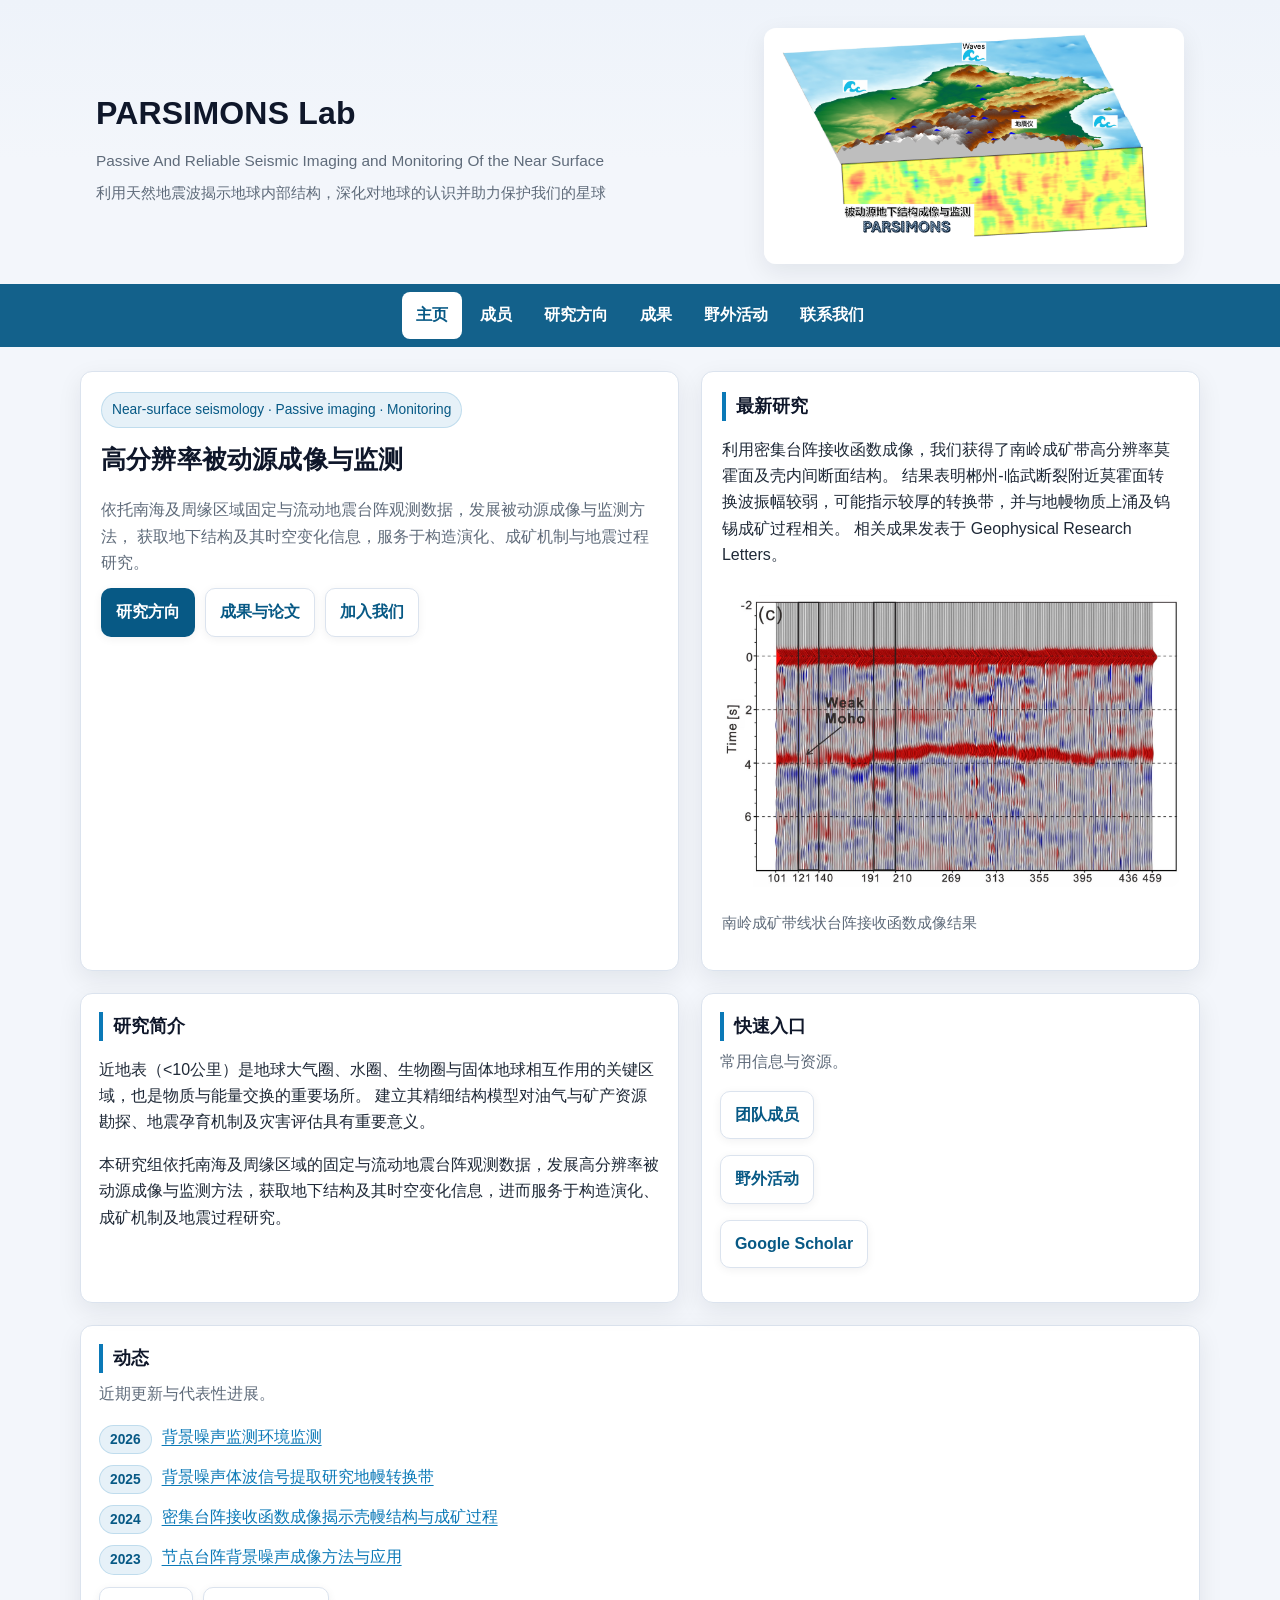
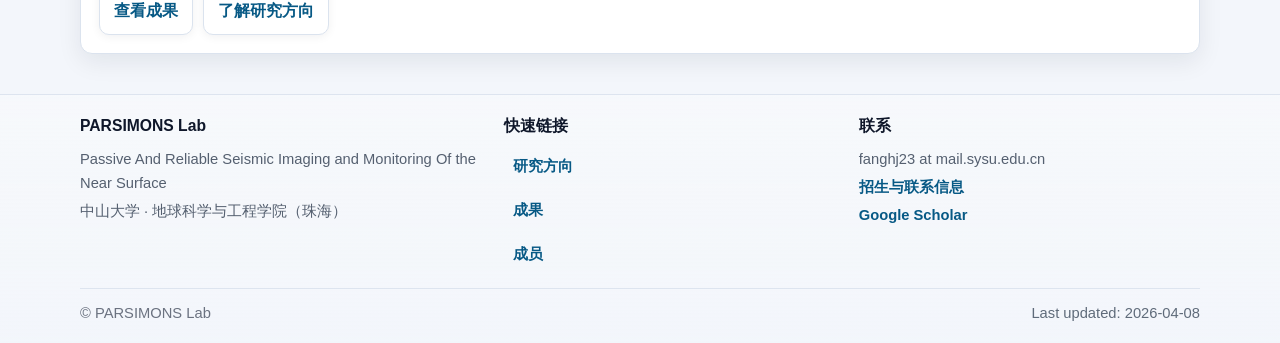
<file: index.html>
<!DOCTYPE html>
<html lang="zh-CN">
<head>
<meta charset="UTF-8">
<meta name="viewport" content="width=device-width, initial-scale=1.0">
<title>PARSIMONS Lab</title>

<link rel="stylesheet" href="styles.css">
<link rel="icon" href="favicon.svg" type="image/svg+xml">
<link rel="manifest" href="site.webmanifest">
<meta name="description" content="PARSIMONS Lab（Passive And Reliable Seismic Imaging and Monitoring Of the Near Surface）— 利用天然地震波开展近地表高分辨率成像与监测研究。">
<meta property="og:title" content="PARSIMONS Lab">
<meta property="og:description" content="利用天然地震波开展近地表高分辨率成像与监测研究。">
<meta property="og:type" content="website">
</head>

<body>

<a class="skip-link" href="#main">跳到主要内容</a>

<header>
    <div>
        <h1>PARSIMONS Lab</h1>
        <p>Passive And Reliable Seismic Imaging and Monitoring Of the Near Surface</p>
        <p>利用天然地震波揭示地球内部结构，深化对地球的认识并助力保护我们的星球</p>
    </div>
    <img src="head.png" alt="Lab banner">
</header>

<nav aria-label="主导航">
    <a href="index.html" class="active">主页</a>
    <a href="members.html">成员</a>
    <a href="research.html">研究方向</a>
    <a href="publications.html">成果</a>
    <a href="fieldtrips.html">野外活动</a>
    <a href="contact.html">联系我们</a>
</nav>

<main id="main" class="container">

    <div class="hero">
        <div class="section">
            <div class="badge">Near-surface seismology · Passive imaging · Monitoring</div>
            <h2 class="page-title" style="margin-top:12px;">高分辨率被动源成像与监测</h2>
            <p class="muted" style="margin:0;">
                依托南海及周缘区域固定与流动地震台阵观测数据，发展被动源成像与监测方法，
                获取地下结构及其时空变化信息，服务于构造演化、成矿机制与地震过程研究。
            </p>
            <div class="actions">
                <a class="btn btn-primary" href="research.html">研究方向</a>
                <a class="btn btn-secondary" href="publications.html">成果与论文</a>
                <a class="btn btn-secondary" href="contact.html">加入我们</a>
            </div>
        </div>

        <div class="section highlight">
            <div class="section-title">最新研究</div>
            <p>
利用密集台阵接收函数成像，我们获得了南岭成矿带高分辨率莫霍面及壳内间断面结构。
结果表明郴州-临武断裂附近莫霍面转换波振幅较弱，可能指示较厚的转换带，并与地幔物质上涌及钨锡成矿过程相关。
相关成果发表于 Geophysical Research Letters。
            </p>
            <img src="rf.jpg" alt="RF result">
            <p class="meta">南岭成矿带线状台阵接收函数成像结果</p>
        </div>
    </div>

    <div class="grid">

        <div class="section">
            <div class="section-title">研究简介</div>
            <p>
近地表（&lt;10公里）是地球大气圈、水圈、生物圈与固体地球相互作用的关键区域，也是物质与能量交换的重要场所。
建立其精细结构模型对油气与矿产资源勘探、地震孕育机制及灾害评估具有重要意义。
            </p>
            <p>
本研究组依托南海及周缘区域的固定与流动地震台阵观测数据，发展高分辨率被动源成像与监测方法，获取地下结构及其时空变化信息，进而服务于构造演化、成矿机制及地震过程研究。
            </p>
        </div>

        <div class="section">
            <div class="section-title">快速入口</div>
            <p class="muted" style="margin-top:-4px;">常用信息与资源。</p>
            <p><a class="btn btn-secondary" href="members.html">团队成员</a></p>
            <p><a class="btn btn-secondary" href="fieldtrips.html">野外活动</a></p>
            <p><a class="btn btn-secondary" href="https://scholar.google.com/citations?hl=en&user=kUqxjY4AAAAJ" target="_blank" rel="noopener noreferrer">Google Scholar</a></p>
        </div>

    </div>

    <div class="section" style="margin-top:22px;">
        <div class="section-title">动态</div>
        <p class="muted" style="margin-top:-4px;">近期更新与代表性进展。</p>
        <ul id="news-list" class="list">
            <li class="news-item">
                <span class="news-date">—</span>
                <p class="news-title muted">正在加载…</p>
            </li>
        </ul>
        <noscript>
            <div class="timeline" style="margin-top:10px;">
                <p><b>提示</b>：此处动态需要启用浏览器脚本。</p>
            </div>
        </noscript>
        <div class="actions">
            <a class="btn btn-secondary" href="publications.html">查看成果</a>
            <a class="btn btn-secondary" href="research.html">了解研究方向</a>
        </div>
    </div>

</main>

<div class="footer">
    <div class="footer-inner">
        <div>
            <div class="footer-title">PARSIMONS Lab</div>
            <p>Passive And Reliable Seismic Imaging and Monitoring Of the Near Surface</p>
            <p class="meta">中山大学 · 地球科学与工程学院（珠海）</p>
        </div>
        <div>
            <div class="footer-title">快速链接</div>
            <ul class="footer-links">
                <li><a href="research.html">研究方向</a></li>
                <li><a href="publications.html">成果</a></li>
                <li><a href="members.html">成员</a></li>
            </ul>
        </div>
        <div>
            <div class="footer-title">联系</div>
            <p class="meta">fanghj23 at mail.sysu.edu.cn</p>
            <p><a href="contact.html">招生与联系信息</a></p>
            <p><a href="https://scholar.google.com/citations?hl=en&user=kUqxjY4AAAAJ" target="_blank" rel="noopener noreferrer">Google Scholar</a></p>
        </div>
    </div>
    <div class="footer-bottom">
        <div>© PARSIMONS Lab</div>
        <div class="meta">Last updated: 2026-04-08</div>
    </div>
</div>

<script>
  (async function () {
    const list = document.getElementById('news-list');
    if (!list) return;

    try {
      const res = await fetch('news.json', { cache: 'no-store' });
      if (!res.ok) throw new Error('Failed to load news.json');
      const items = await res.json();

      if (!Array.isArray(items) || items.length === 0) {
        list.innerHTML = '<li class="news-item"><span class="news-date">—</span><p class="news-title muted">暂无更新。</p></li>';
        return;
      }

      list.innerHTML = items.slice(0, 6).map((it) => {
        const date = (it && it.date) ? String(it.date) : '—';
        const title = (it && it.title) ? String(it.title) : '';
        const link = (it && it.link) ? String(it.link) : '';
        const safeTitle = title.replace(/</g, '&lt;').replace(/>/g, '&gt;');
        const safeDate = date.replace(/</g, '&lt;').replace(/>/g, '&gt;');

        const content = link
          ? '<a href="' + link.replace(/"/g, '&quot;') + '">' + safeTitle + '</a>'
          : safeTitle;

        return '<li class="news-item"><span class="news-date">' + safeDate + '</span><p class="news-title">' + content + '</p></li>';
      }).join('');
    } catch (e) {
      list.innerHTML = '<li class="news-item"><span class="news-date">—</span><p class="news-title muted">加载失败，请稍后重试。</p></li>';
    }
  })();
</script>

</body>
</html>
</file>
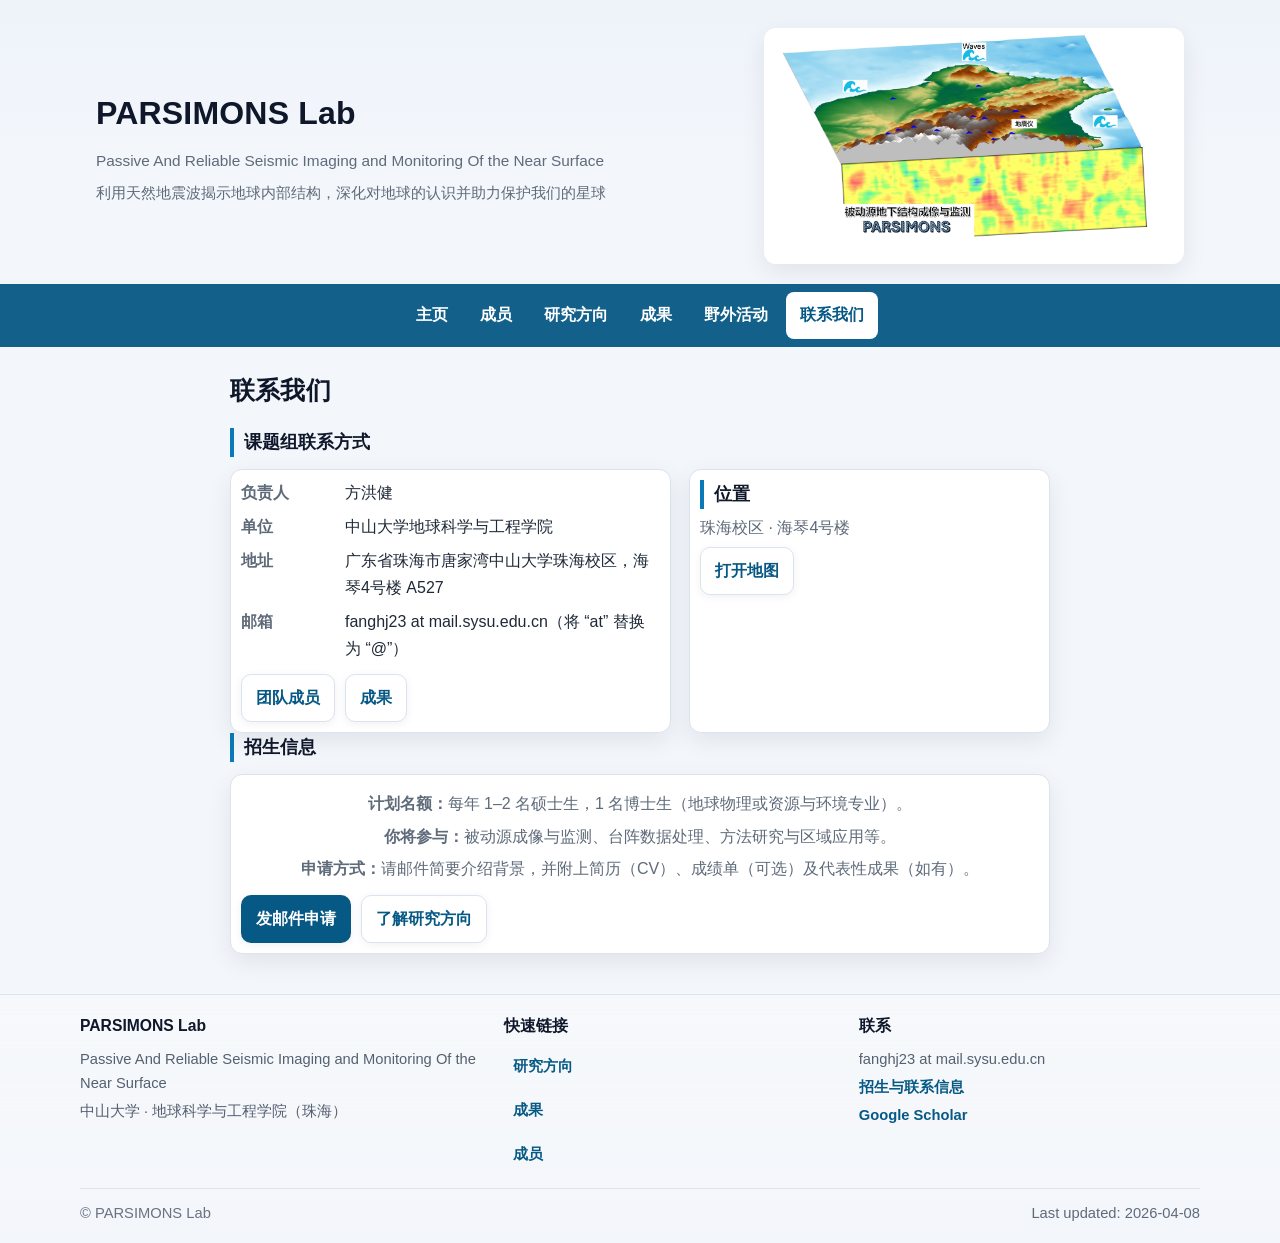
<file: contact.html>
<!DOCTYPE html>
<html lang="zh-CN">
<head>
<meta charset="UTF-8">
<meta name="viewport" content="width=device-width, initial-scale=1.0">
<title>PARSIMONS Lab - 联系我们</title>

<link rel="stylesheet" href="styles.css">
<link rel="icon" href="favicon.svg" type="image/svg+xml">
<link rel="manifest" href="site.webmanifest">
<meta name="description" content="PARSIMONS Lab 联系方式与招生信息。欢迎邮件联系与申请加入。">
<meta property="og:title" content="PARSIMONS Lab - 联系我们">
<meta property="og:description" content="联系方式与招生信息。欢迎邮件联系与申请加入。">
<meta property="og:type" content="website">
</head>

<body>

<a class="skip-link" href="#main">跳到主要内容</a>

<header>
    <div>
        <h1>PARSIMONS Lab</h1>
        <p>Passive And Reliable Seismic Imaging and Monitoring Of the Near Surface</p>
        <p>利用天然地震波揭示地球内部结构，深化对地球的认识并助力保护我们的星球</p>
    </div>
    <img src="head.png" alt="Lab banner">
</header>

<nav aria-label="主导航">
    <a href="index.html">主页</a>
    <a href="members.html">成员</a>
    <a href="research.html">研究方向</a>
    <a href="publications.html">成果</a>
    <a href="fieldtrips.html">野外活动</a>
    <a href="contact.html" class="active">联系我们</a>
</nav>

<main id="main" class="container narrow">

    <h2 class="page-title">联系我们</h2>

    <div class="section-title">课题组联系方式</div>
    <div class="contact-grid">
        <div class="card">
            <dl class="kv">
                <dt>负责人</dt>
                <dd>方洪健</dd>
                <dt>单位</dt>
                <dd>中山大学地球科学与工程学院</dd>
                <dt>地址</dt>
                <dd>广东省珠海市唐家湾中山大学珠海校区，海琴4号楼 A527</dd>
                <dt>邮箱</dt>
                <dd>fanghj23 at mail.sysu.edu.cn（将 “at” 替换为 “@”）</dd>
            </dl>
            <div class="actions" style="margin-top:12px;">
                <a class="btn btn-secondary" href="members.html">团队成员</a>
                <a class="btn btn-secondary" href="publications.html">成果</a>
            </div>
        </div>
        <div class="card">
            <div class="section-title" style="margin-bottom:10px;">位置</div>
            <p class="muted" style="margin-top:-4px;">珠海校区 · 海琴4号楼</p>
            <p>
                <a class="btn btn-secondary" href="https://map.baidu.com/search/%E4%B8%AD%E5%B1%B1%E5%A4%A7%E5%AD%A6%E7%8F%A0%E6%B5%B7%E6%A0%A1%E5%8C%BA%E6%B5%B7%E7%90%B44%E5%8F%B7%E6%A5%BC/@12645988.808550311,2537224.5962597854,18.04z?querytype=s&da_src=shareurl&wd=%E4%B8%AD%E5%B1%B1%E5%A4%A7%E5%AD%A6%E7%8F%A0%E6%B5%B7%E6%A0%A1%E5%8C%BA%E6%B5%B7%E7%90%B44%E5%8F%B7%E6%A5%BC&c=140&src=0&pn=0&sug=0&l=15&b=(12641807.96449899,2535481.363284916;12649069.772608526,2539268.0798673923)&from=webmap&biz_forward=%7B%22scaler%22:2,%22styles%22:%22pl%22%7D&device_ratio=2" target="_blank" rel="noopener noreferrer">
                    打开地图
                </a>
            </p>
            <p class="meta"></p>
        </div>
    </div>

    <div class="section-title">招生信息</div>
    <div class="card">
        <p><strong>计划名额：</strong>每年 1–2 名硕士生，1 名博士生（地球物理或资源与环境专业）。</p>
        <p><strong>你将参与：</strong>被动源成像与监测、台阵数据处理、方法研究与区域应用等。</p>
        <p><strong>申请方式：</strong>请邮件简要介绍背景，并附上简历（CV）、成绩单（可选）及代表性成果（如有）。</p>
        <div class="actions">
            <a class="btn btn-primary" href="mailto:fanghj23@mail.sysu.edu.cn">发邮件申请</a>
            <a class="btn btn-secondary" href="research.html">了解研究方向</a>
        </div>
    </div>

</main>

<div class="footer">
    <div class="footer-inner">
        <div>
            <div class="footer-title">PARSIMONS Lab</div>
            <p>Passive And Reliable Seismic Imaging and Monitoring Of the Near Surface</p>
            <p class="meta">中山大学 · 地球科学与工程学院（珠海）</p>
        </div>
        <div>
            <div class="footer-title">快速链接</div>
            <ul class="footer-links">
                <li><a href="research.html">研究方向</a></li>
                <li><a href="publications.html">成果</a></li>
                <li><a href="members.html">成员</a></li>
            </ul>
        </div>
        <div>
            <div class="footer-title">联系</div>
            <p class="meta">fanghj23 at mail.sysu.edu.cn</p>
            <p><a href="contact.html">招生与联系信息</a></p>
            <p><a href="https://scholar.google.com/citations?hl=en&user=kUqxjY4AAAAJ" target="_blank" rel="noopener noreferrer">Google Scholar</a></p>
        </div>
    </div>
    <div class="footer-bottom">
        <div>© PARSIMONS Lab</div>
        <div class="meta">Last updated: 2026-04-08</div>
    </div>
</div>

</body>
</html>
</file>
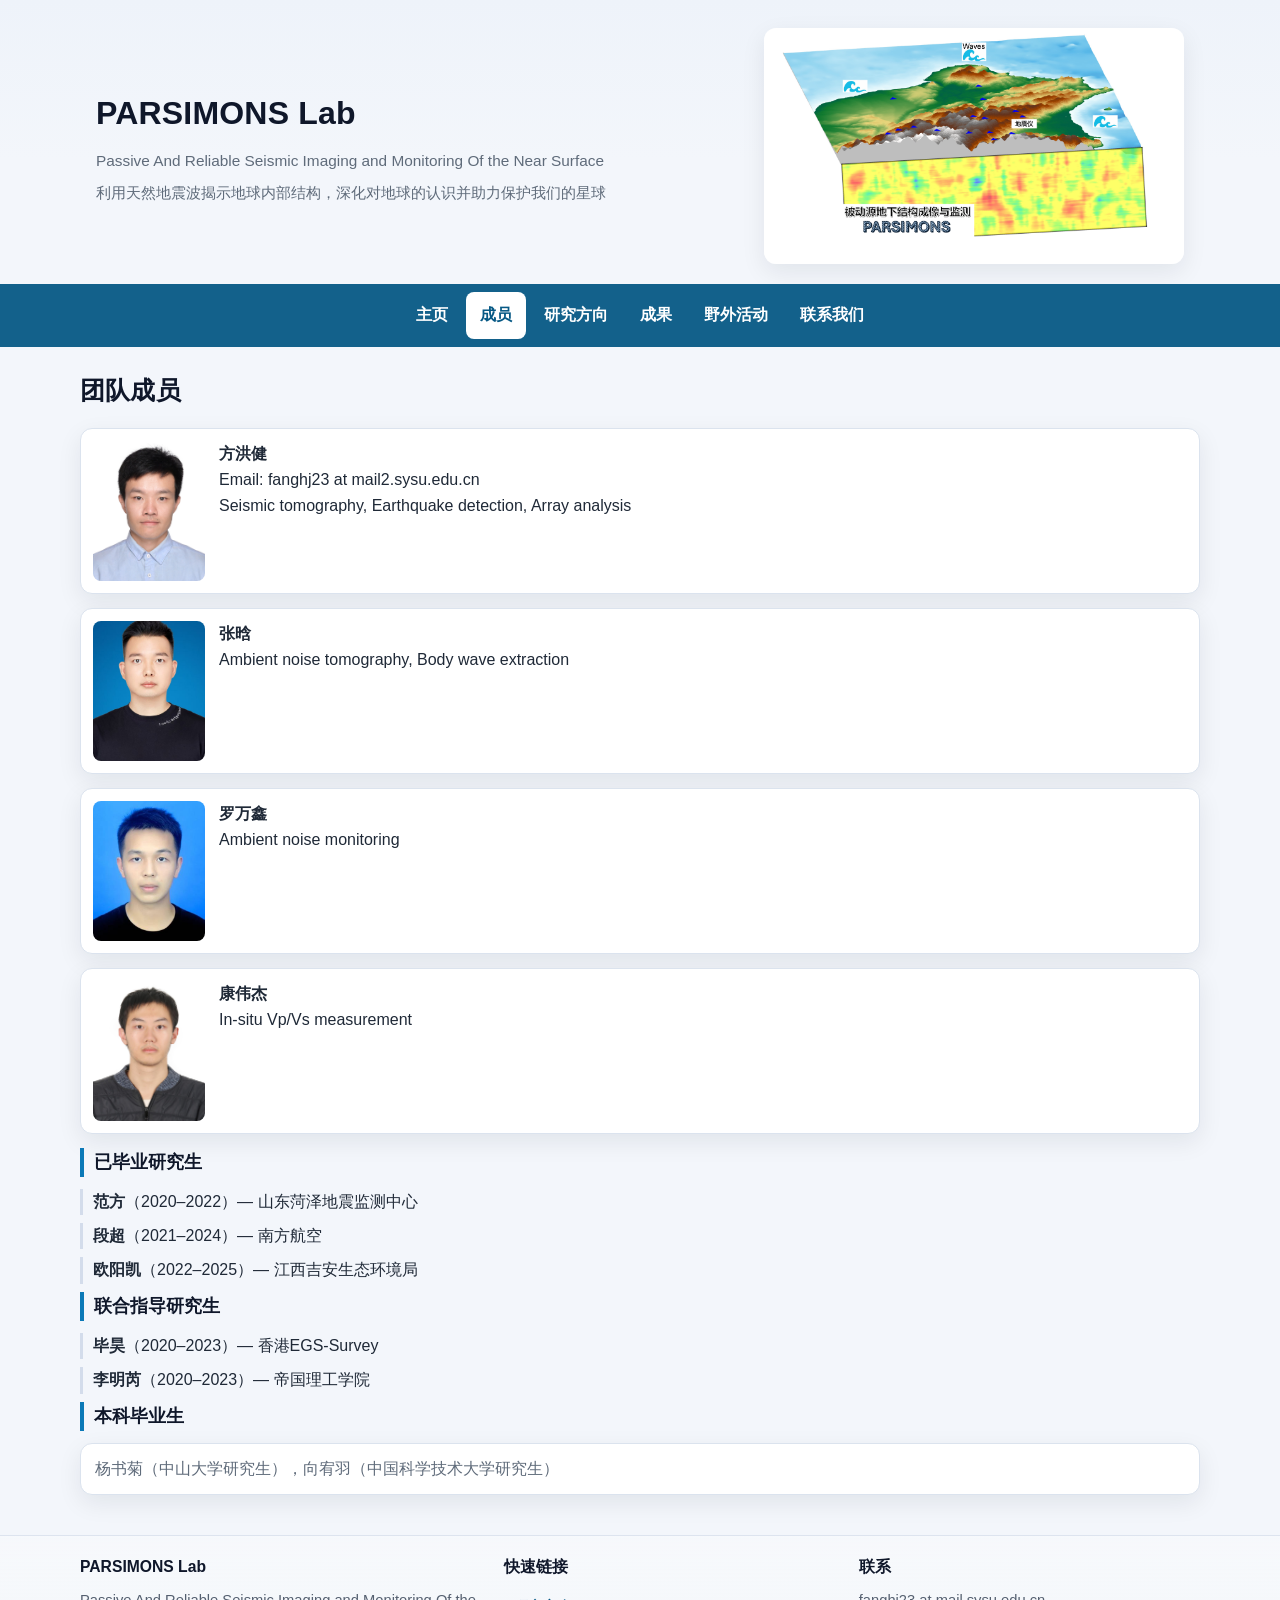
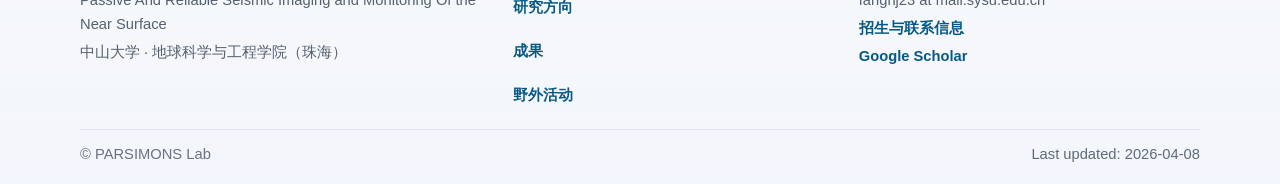
<file: members.html>
<!DOCTYPE html>
<html lang="zh-CN">
<head>
<meta charset="UTF-8">
<meta name="viewport" content="width=device-width, initial-scale=1.0">
<title>PARSIMONS Lab - 成员</title>

<link rel="stylesheet" href="styles.css">
<link rel="icon" href="favicon.svg" type="image/svg+xml">
<link rel="manifest" href="site.webmanifest">
<meta name="description" content="PARSIMONS Lab 团队成员、已毕业研究生与联合指导学生信息。">
<meta property="og:title" content="PARSIMONS Lab - 成员">
<meta property="og:description" content="团队成员、已毕业研究生与联合指导学生信息。">
<meta property="og:type" content="website">
</head>

<body>

<a class="skip-link" href="#main">跳到主要内容</a>

<header>
    <div>
        <h1>PARSIMONS Lab</h1>
        <p>Passive And Reliable Seismic Imaging and Monitoring Of the Near Surface</p>
        <p>利用天然地震波揭示地球内部结构，深化对地球的认识并助力保护我们的星球</p>
    </div>
    <img src="head.png" alt="Lab banner">
</header>

<nav aria-label="主导航">
    <a href="index.html">主页</a>
    <a href="members.html" class="active">成员</a>
    <a href="research.html">研究方向</a>
    <a href="publications.html">成果</a>
    <a href="fieldtrips.html">野外活动</a>
    <a href="contact.html">联系我们</a>
</nav>

<main id="main" class="container">

    <h2 class="page-title">团队成员</h2>

    <div class="member">
        <img src="fhj.jpg" alt="方洪健">
        <div class="member-info">
            <b>方洪健</b><br>
            Email: fanghj23 at mail2.sysu.edu.cn<br>
            Seismic tomography, Earthquake detection, Array analysis
        </div>
    </div>

    <div class="member">
        <img src="zhanghan.jpg" alt="张晗">
        <div class="member-info">
            <b>张晗</b><br>
            Ambient noise tomography, Body wave extraction
        </div>
    </div>

    <div class="member">
        <img src="lwx.png" alt="罗万鑫">
        <div class="member-info">
            <b>罗万鑫</b><br>
            Ambient noise monitoring
        </div>
    </div>

    <div class="member">
        <img src="kwj.png" alt="康伟杰">
        <div class="member-info">
            <b>康伟杰</b><br>
            In-situ Vp/Vs measurement
        </div>
    </div>

    <div class="section-title">已毕业研究生</div>
    <div class="timeline">
        <p><b>范方</b>（2020–2022）— 山东菏泽地震监测中心</p>
        <p><b>段超</b>（2021–2024）— 南方航空</p>
        <p><b>欧阳凯</b>（2022–2025）— 江西吉安生态环境局</p>
    </div>

    <div class="section-title">联合指导研究生</div>
    <div class="timeline">
        <p><b>毕昊</b>（2020–2023）— 香港EGS-Survey</p>
        <p><b>李明芮</b>（2020–2023）— 帝国理工学院</p>
    </div>

    <div class="section-title">本科毕业生</div>
    <div class="undergrad">
        杨书菊（中山大学研究生），向宥羽（中国科学技术大学研究生）
    </div>

</main>

<div class="footer">
    <div class="footer-inner">
        <div>
            <div class="footer-title">PARSIMONS Lab</div>
            <p>Passive And Reliable Seismic Imaging and Monitoring Of the Near Surface</p>
            <p class="meta">中山大学 · 地球科学与工程学院（珠海）</p>
        </div>
        <div>
            <div class="footer-title">快速链接</div>
            <ul class="footer-links">
                <li><a href="research.html">研究方向</a></li>
                <li><a href="publications.html">成果</a></li>
                <li><a href="fieldtrips.html">野外活动</a></li>
            </ul>
        </div>
        <div>
            <div class="footer-title">联系</div>
            <p class="meta">fanghj23 at mail.sysu.edu.cn</p>
            <p><a href="contact.html">招生与联系信息</a></p>
            <p><a href="https://scholar.google.com/citations?hl=en&user=kUqxjY4AAAAJ" target="_blank" rel="noopener noreferrer">Google Scholar</a></p>
        </div>
    </div>
    <div class="footer-bottom">
        <div>© PARSIMONS Lab</div>
        <div class="meta">Last updated: 2026-04-08</div>
    </div>
</div>

</body>
</html>
</file>
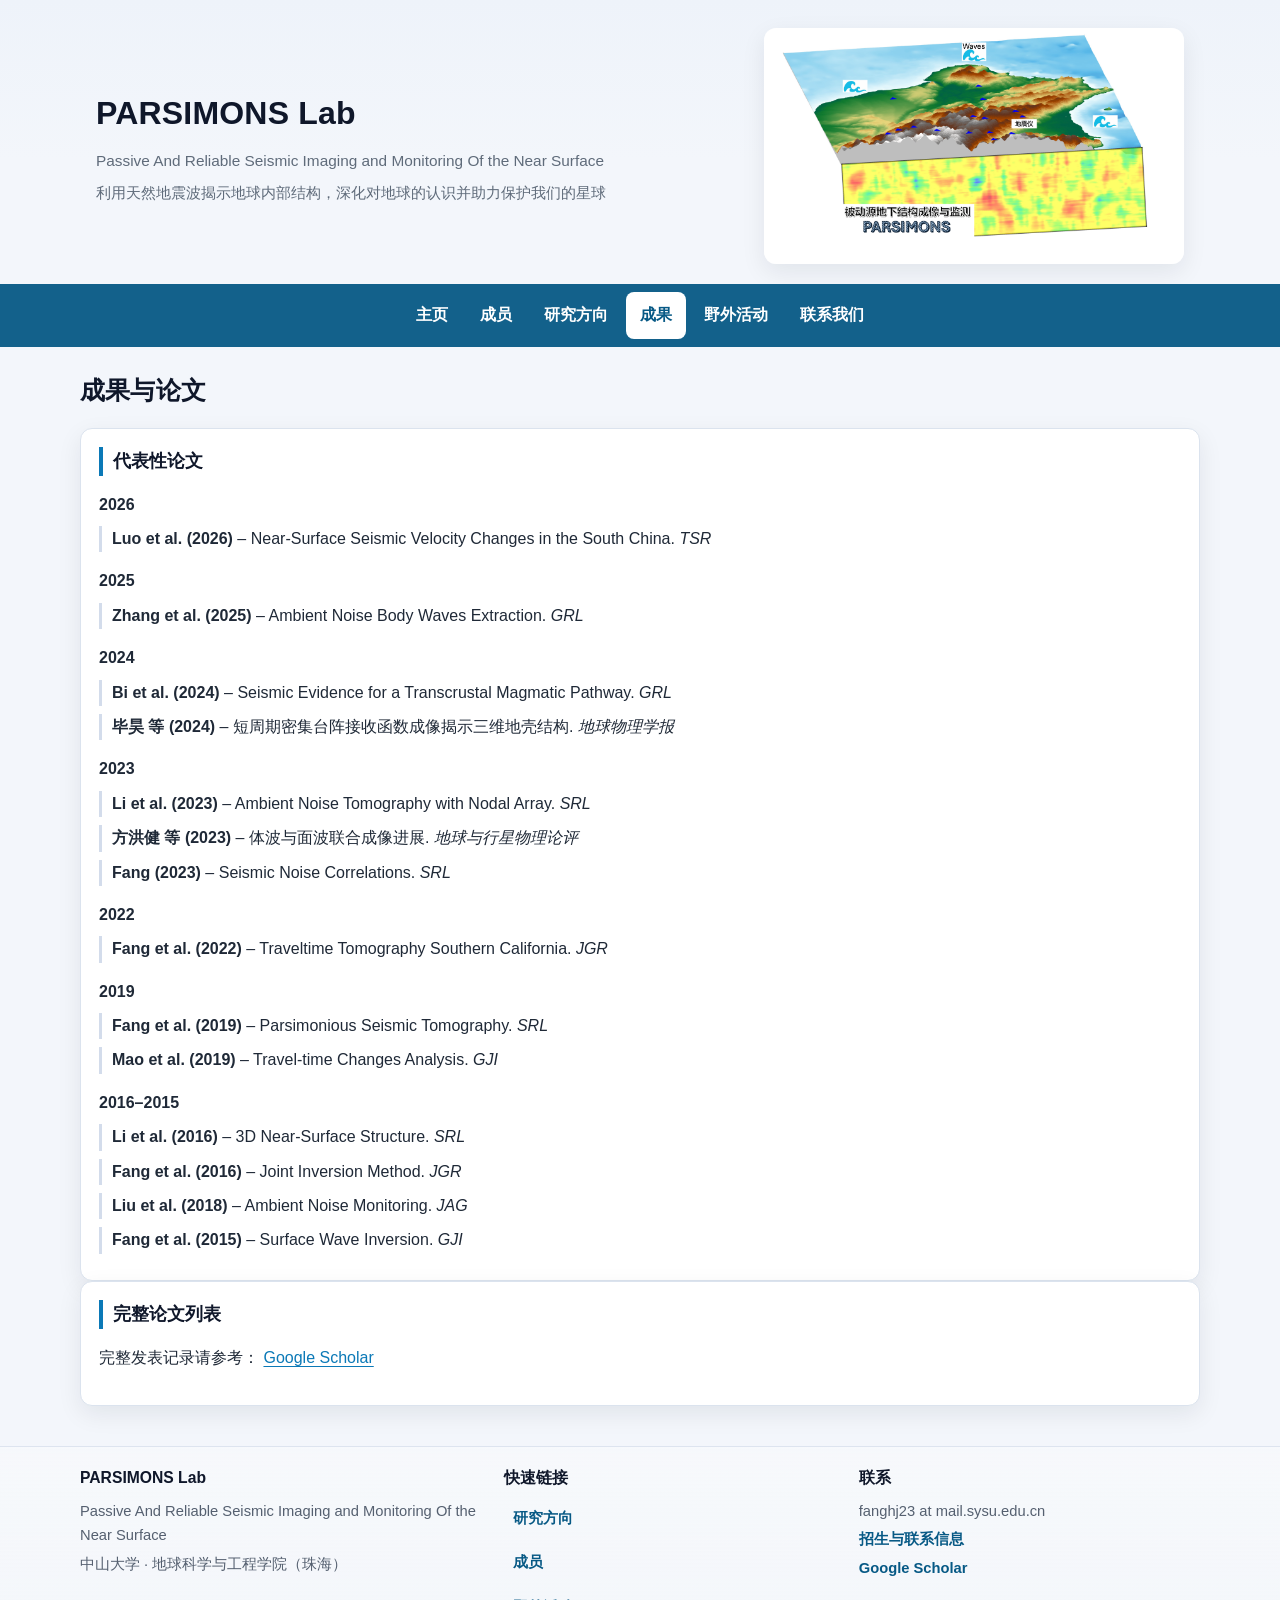
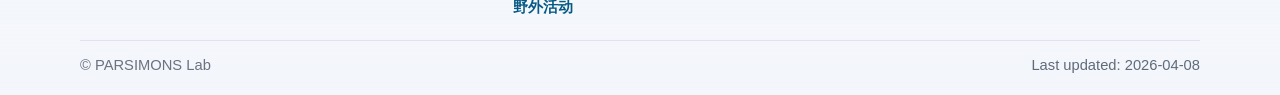
<file: publications.html>
<!DOCTYPE html>
<html lang="zh-CN">
<head>
<meta charset="UTF-8">
<meta name="viewport" content="width=device-width, initial-scale=1.0">
<title>PARSIMONS Lab - 成果</title>

<link rel="stylesheet" href="styles.css">
<link rel="icon" href="favicon.svg" type="image/svg+xml">
<link rel="manifest" href="site.webmanifest">
<meta name="description" content="PARSIMONS Lab 代表性论文与成果列表，并链接到 Google Scholar 完整发表记录。">
<meta property="og:title" content="PARSIMONS Lab - 成果">
<meta property="og:description" content="代表性论文与成果列表，并链接到完整发表记录。">
<meta property="og:type" content="website">
</head>

<body>

<a class="skip-link" href="#main">跳到主要内容</a>

<header>
  <div>
    <h1>PARSIMONS Lab</h1>
    <p>Passive And Reliable Seismic Imaging and Monitoring Of the Near Surface</p>
    <p>利用天然地震波揭示地球内部结构，深化对地球的认识并助力保护我们的星球</p>
  </div>
  <img src="head.png" alt="Lab banner">
</header>

<nav aria-label="主导航">
  <a href="index.html">主页</a>
  <a href="members.html">成员</a>
  <a href="research.html">研究方向</a>
  <a href="publications.html" class="active">成果</a>
  <a href="fieldtrips.html">野外活动</a>
  <a href="contact.html">联系我们</a>
</nav>

<main id="main" class="container">

  <h2 class="page-title">成果与论文</h2>

  <div class="section">
    <div class="section-title">代表性论文</div>

    <div class="year">2026</div>
    <div class="paper"><b>Luo et al. (2026)</b> – Near-Surface Seismic Velocity Changes in the South China. <i>TSR</i></div>

    <div class="year">2025</div>
    <div class="paper"><b>Zhang et al. (2025)</b> – Ambient Noise Body Waves Extraction. <i>GRL</i></div>

    <div class="year">2024</div>
    <div class="paper"><b>Bi et al. (2024)</b> – Seismic Evidence for a Transcrustal Magmatic Pathway. <i>GRL</i></div>
    <div class="paper"><b>毕昊 等 (2024)</b> – 短周期密集台阵接收函数成像揭示三维地壳结构. <i>地球物理学报</i></div>

    <div class="year">2023</div>
    <div class="paper"><b>Li et al. (2023)</b> – Ambient Noise Tomography with Nodal Array. <i>SRL</i></div>
    <div class="paper"><b>方洪健 等 (2023)</b> – 体波与面波联合成像进展. <i>地球与行星物理论评</i></div>
    <div class="paper"><b>Fang (2023)</b> – Seismic Noise Correlations. <i>SRL</i></div>

    <div class="year">2022</div>
    <div class="paper"><b>Fang et al. (2022)</b> – Traveltime Tomography Southern California. <i>JGR</i></div>

    <div class="year">2019</div>
    <div class="paper"><b>Fang et al. (2019)</b> – Parsimonious Seismic Tomography. <i>SRL</i></div>
    <div class="paper"><b>Mao et al. (2019)</b> – Travel-time Changes Analysis. <i>GJI</i></div>

    <div class="year">2016–2015</div>
    <div class="paper"><b>Li et al. (2016)</b> – 3D Near-Surface Structure. <i>SRL</i></div>
    <div class="paper"><b>Fang et al. (2016)</b> – Joint Inversion Method. <i>JGR</i></div>
    <div class="paper"><b>Liu et al. (2018)</b> – Ambient Noise Monitoring. <i>JAG</i></div>
    <div class="paper"><b>Fang et al. (2015)</b> – Surface Wave Inversion. <i>GJI</i></div>

  </div>

  <div class="section">
    <div class="section-title">完整论文列表</div>
    <p>完整发表记录请参考：
    <a href="https://scholar.google.com/citations?hl=en&user=kUqxjY4AAAAJ" target="_blank" rel="noopener noreferrer">Google Scholar</a></p>
  </div>

</main>

<div class="footer">
  <div class="footer-inner">
    <div>
      <div class="footer-title">PARSIMONS Lab</div>
      <p>Passive And Reliable Seismic Imaging and Monitoring Of the Near Surface</p>
      <p class="meta">中山大学 · 地球科学与工程学院（珠海）</p>
    </div>
    <div>
      <div class="footer-title">快速链接</div>
      <ul class="footer-links">
        <li><a href="research.html">研究方向</a></li>
        <li><a href="members.html">成员</a></li>
        <li><a href="fieldtrips.html">野外活动</a></li>
      </ul>
    </div>
    <div>
      <div class="footer-title">联系</div>
      <p class="meta">fanghj23 at mail.sysu.edu.cn</p>
      <p><a href="contact.html">招生与联系信息</a></p>
      <p><a href="https://scholar.google.com/citations?hl=en&user=kUqxjY4AAAAJ" target="_blank" rel="noopener noreferrer">Google Scholar</a></p>
    </div>
  </div>
  <div class="footer-bottom">
    <div>© PARSIMONS Lab</div>
    <div class="meta">Last updated: 2026-04-08</div>
  </div>
</div>

</body>
</html>
</file>
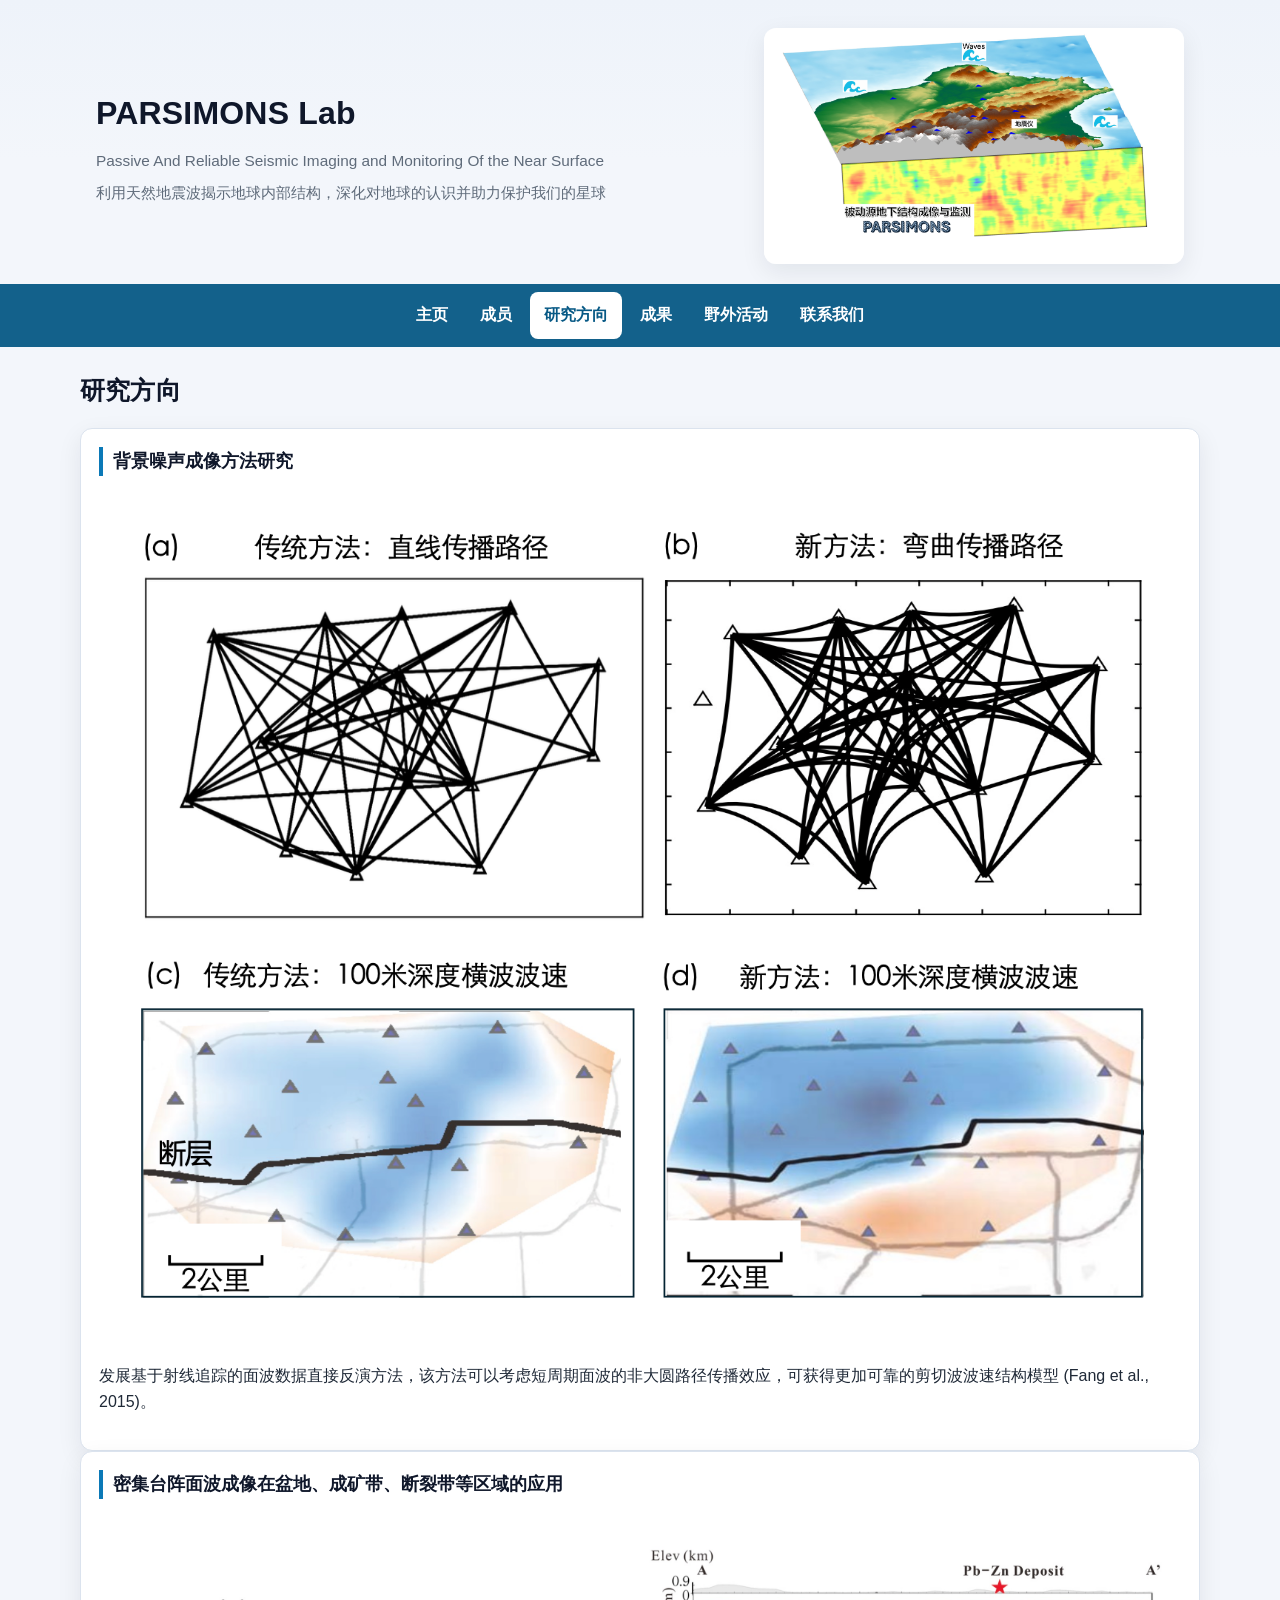
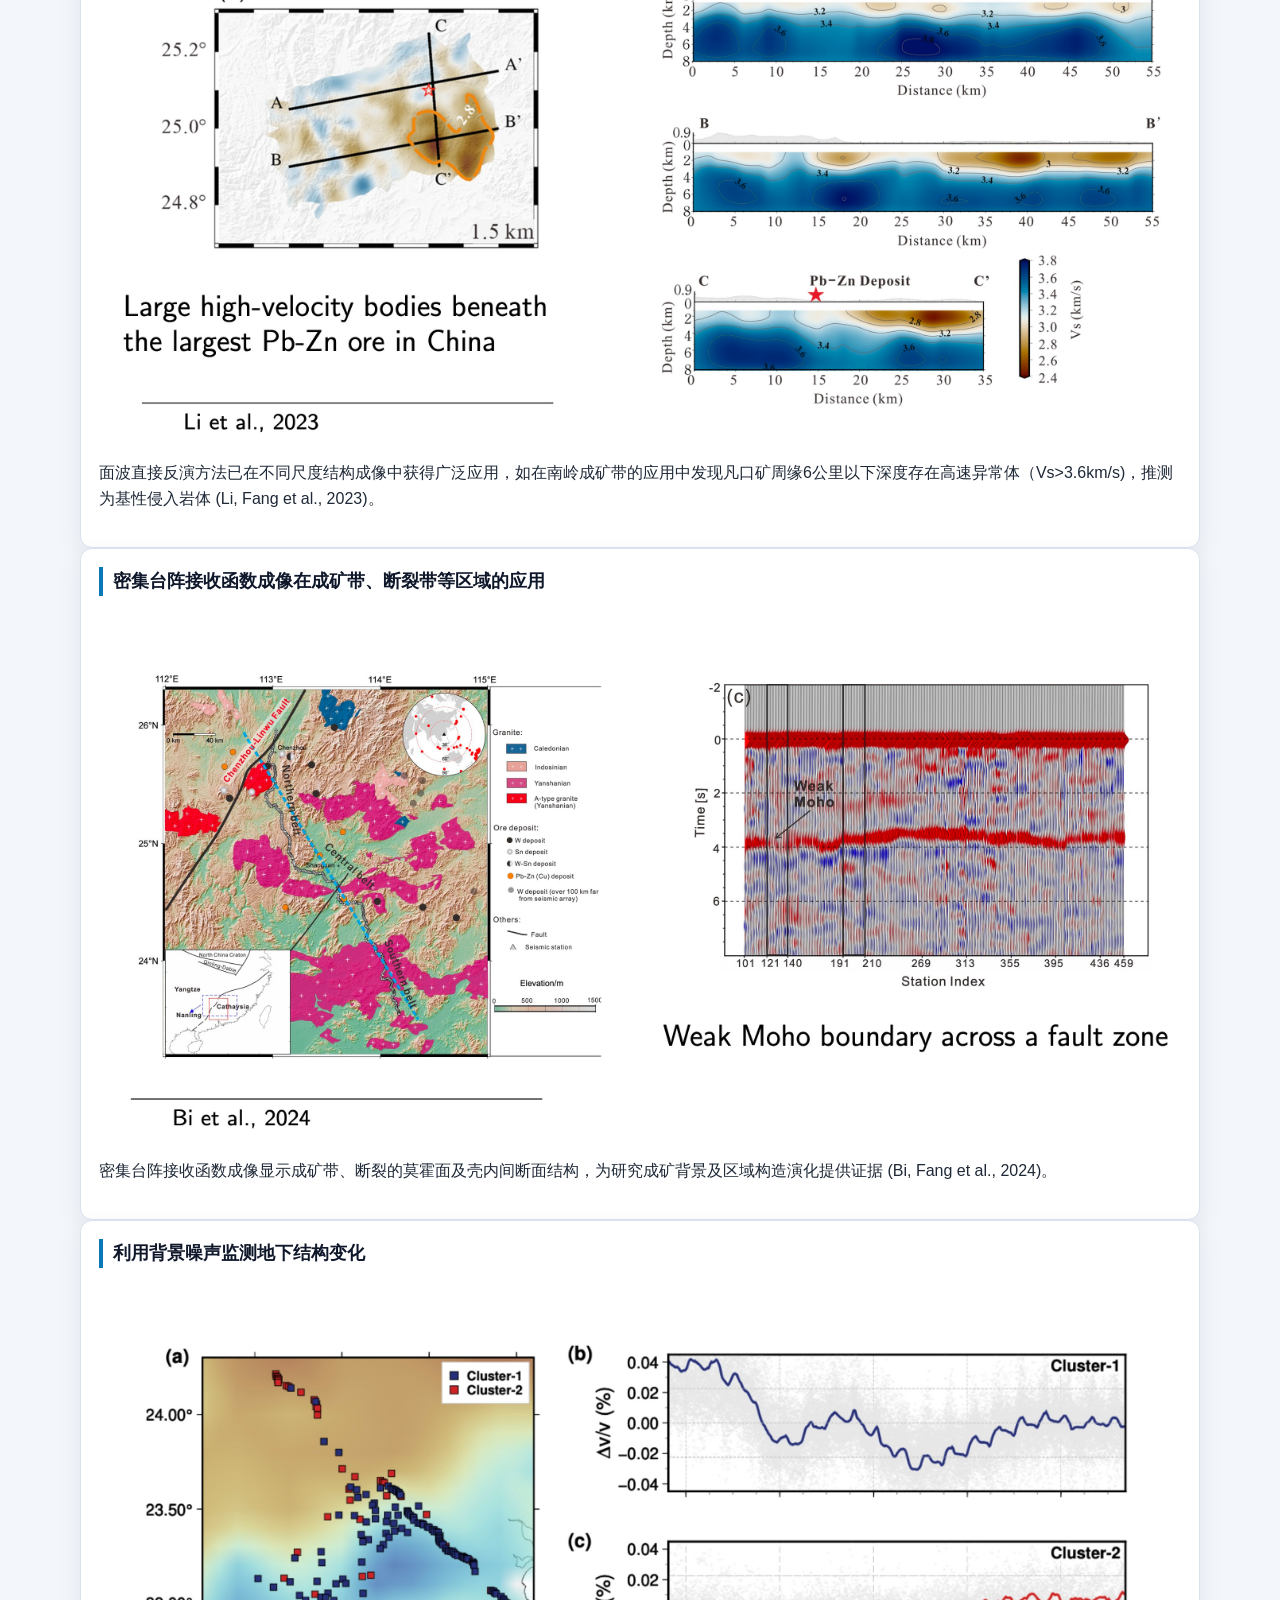
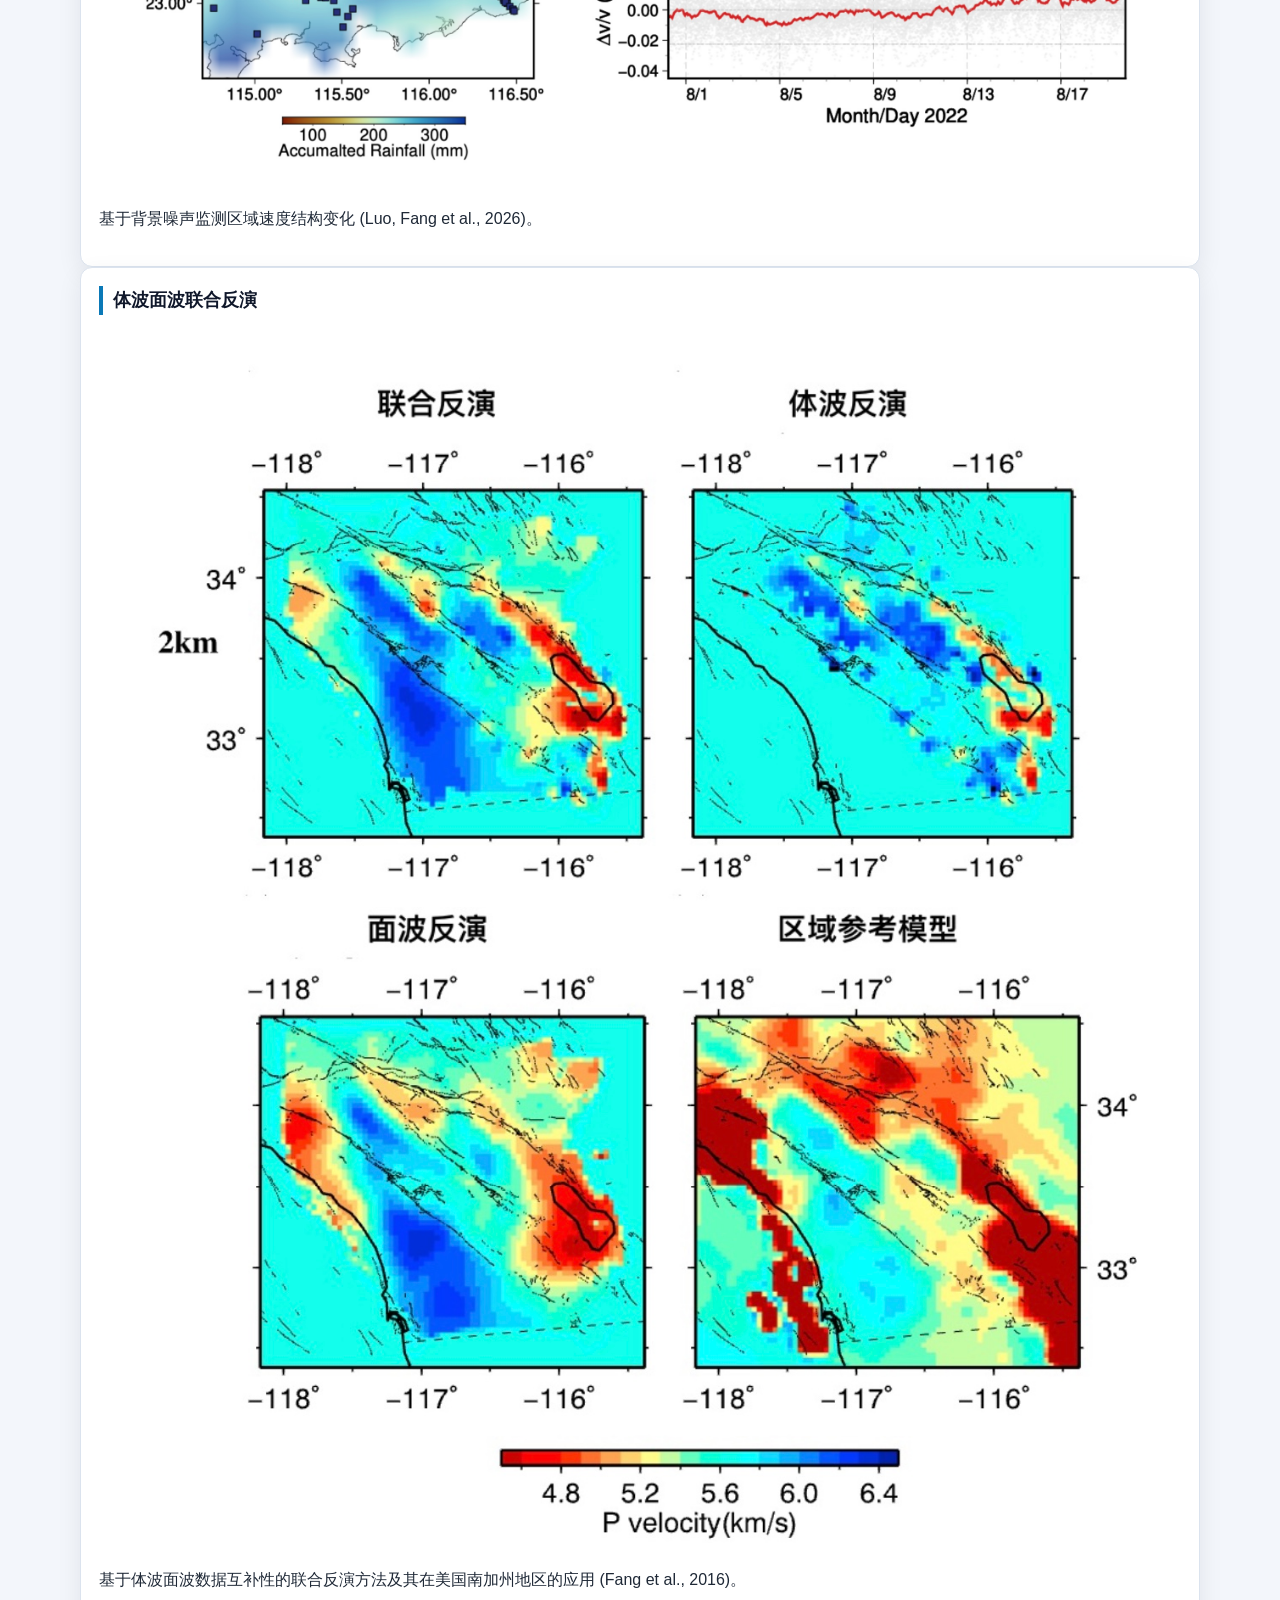
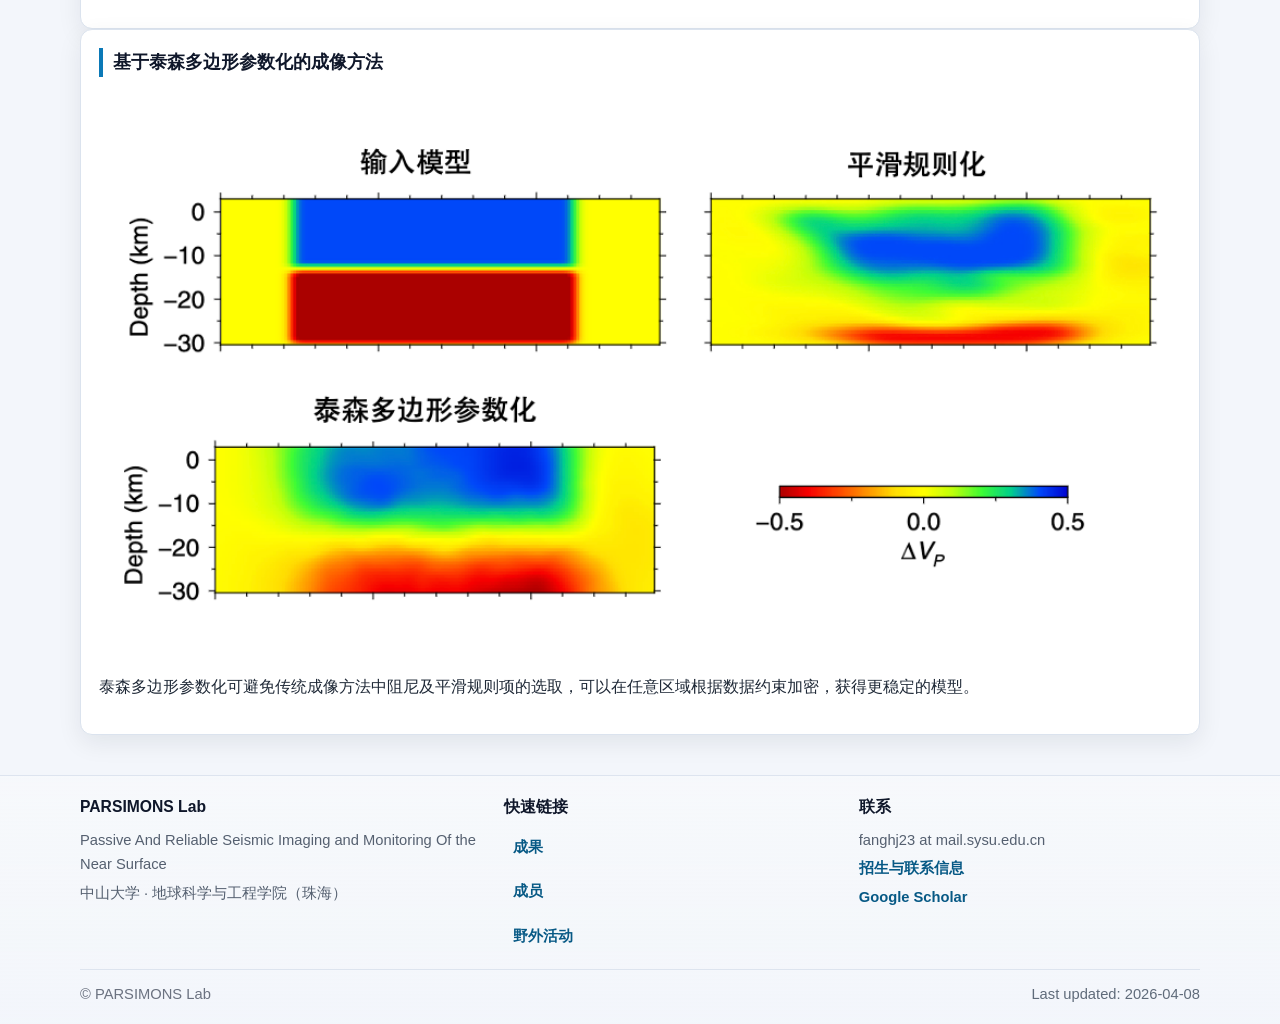
<file: research.html>
<!DOCTYPE html>
<html lang="zh-CN">
<head>
<meta charset="UTF-8">
<meta name="viewport" content="width=device-width, initial-scale=1.0">
<title>PARSIMONS Lab - 研究方向</title>

<link rel="stylesheet" href="styles.css">
<link rel="icon" href="favicon.svg" type="image/svg+xml">
<link rel="manifest" href="site.webmanifest">
<meta name="description" content="PARSIMONS Lab 研究方向：背景噪声成像与监测、面波/接收函数成像、体波面波联合反演等。">
<meta property="og:title" content="PARSIMONS Lab - 研究方向">
<meta property="og:description" content="背景噪声成像与监测、面波/接收函数成像、体波面波联合反演等。">
<meta property="og:type" content="website">

</head>
<body>

<a class="skip-link" href="#main">跳到主要内容</a>

<header>
  <div>
    <h1>PARSIMONS Lab</h1>
    <p>Passive And Reliable Seismic Imaging and Monitoring Of the Near Surface</p>
    <p>利用天然地震波揭示地球内部结构，深化对地球的认识并助力保护我们的星球</p>
  </div>
  <img src="head.png" alt="Lab Banner">
</header>

<nav aria-label="主导航">
  <a href="index.html">主页</a>
  <a href="members.html">成员</a>
  <a href="research.html" class="active">研究方向</a>
  <a href="publications.html">成果</a>
  <a href="fieldtrips.html">野外活动</a>
  <a href="contact.html">联系我们</a>
</nav>

<main id="main" class="container">

  <h2 class="page-title">研究方向</h2>

  <div class="section">
    <div class="section-title">背景噪声成像方法研究</div>
    <img src="DirectInversion.png" alt="Direct Inversion">
    <p>发展基于射线追踪的面波数据直接反演方法，该方法可以考虑短周期面波的非大圆路径传播效应，可获得更加可靠的剪切波波速结构模型 (Fang et al., 2015)。</p>
  </div>

  <div class="section">
    <div class="section-title">密集台阵面波成像在盆地、成矿带、断裂带等区域的应用</div>
    <img src="ANT_SouthChina.jpg" alt="Application">
    <p>面波直接反演方法已在不同尺度结构成像中获得广泛应用，如在南岭成矿带的应用中发现凡口矿周缘6公里以下深度存在高速异常体（Vs>3.6km/s)，推测为基性侵入岩体 (Li, Fang et al., 2023)。</p>
  </div>

  <div class="section">
    <div class="section-title">密集台阵接收函数成像在成矿带、断裂带等区域的应用</div>
    <img src="RF_Nanling.jpg" alt="Receiver Function">
    <p>密集台阵接收函数成像显示成矿带、断裂的莫霍面及壳内间断面结构，为研究成矿背景及区域构造演化提供证据 (Bi, Fang et al., 2024)。</p>
  </div>

  <div class="section">
    <div class="section-title">利用背景噪声监测地下结构变化</div>
    <img src="ANM_SouthChina.jpg" alt="Monitoring">
    <p>基于背景噪声监测区域速度结构变化 (Luo, Fang et al., 2026)。</p>
  </div>

  <div class="section">
    <div class="section-title">体波面波联合反演</div>
    <img src="JointInversion_Socal3.jpg" alt="Joint Inversion">
    <p>基于体波面波数据互补性的联合反演方法及其在美国南加州地区的应用 (Fang et al., 2016)。</p>
  </div>

  <div class="section">
    <div class="section-title">基于泰森多边形参数化的成像方法</div>
    <img src="PV_body2.png" alt="Poisson Voronoi Imaging">
    <p>泰森多边形参数化可避免传统成像方法中阻尼及平滑规则项的选取，可以在任意区域根据数据约束加密，获得更稳定的模型。</p>
  </div>

</main>

<div class="footer">
  <div class="footer-inner">
    <div>
      <div class="footer-title">PARSIMONS Lab</div>
      <p>Passive And Reliable Seismic Imaging and Monitoring Of the Near Surface</p>
      <p class="meta">中山大学 · 地球科学与工程学院（珠海）</p>
    </div>
    <div>
      <div class="footer-title">快速链接</div>
      <ul class="footer-links">
        <li><a href="publications.html">成果</a></li>
        <li><a href="members.html">成员</a></li>
        <li><a href="fieldtrips.html">野外活动</a></li>
      </ul>
    </div>
    <div>
      <div class="footer-title">联系</div>
      <p class="meta">fanghj23 at mail.sysu.edu.cn</p>
      <p><a href="contact.html">招生与联系信息</a></p>
      <p><a href="https://scholar.google.com/citations?hl=en&user=kUqxjY4AAAAJ" target="_blank" rel="noopener noreferrer">Google Scholar</a></p>
    </div>
  </div>
  <div class="footer-bottom">
    <div>© PARSIMONS Lab</div>
    <div class="meta">Last updated: 2026-04-08</div>
  </div>
</div>

</body>
</html>
</file>
<file: styles.css>
:root {
    --bg: #f3f6fb;
    --surface: #ffffff;
    --text: #1f2937;
    --muted: #5f6b7a;
    --brand: #0b79b7;
    --brand-dark: #075985;
    --border: #dbe3ee;
    --shadow: 0 8px 24px rgba(15, 23, 42, 0.08);
    --radius: 12px;
    --maxw: 1120px;
    --ring: 0 0 0 3px rgba(11, 121, 183, 0.25);
    --title: #0f172a;
    --surface-2: #f8fafc;
    --shadow-sm: 0 2px 10px rgba(15, 23, 42, 0.06);
}

* {
    box-sizing: border-box;
}

html {
    scroll-behavior: smooth;
}

body {
    margin: 0;
    font-family: -apple-system, BlinkMacSystemFont, "Segoe UI", Roboto, "Noto Sans SC", "Microsoft YaHei", Arial, sans-serif;
    line-height: 1.65;
    color: var(--text);
    background: linear-gradient(180deg, #eef3fa 0%, var(--bg) 160px);
}

a {
    color: var(--brand);
    text-underline-offset: 3px;
}

a:hover {
    color: var(--brand-dark);
}

a:focus-visible,
button:focus-visible {
    outline: none;
    box-shadow: var(--ring);
    border-radius: 8px;
}

.skip-link {
    position: absolute;
    left: 12px;
    top: 10px;
    padding: 10px 12px;
    background: var(--surface);
    color: var(--brand-dark);
    border: 1px solid var(--border);
    border-radius: 10px;
    box-shadow: var(--shadow-sm);
    transform: translateY(-160%);
    transition: transform 0.2s ease;
    z-index: 100;
}

.skip-link:focus {
    transform: translateY(0);
}

header {
    display: flex;
    justify-content: space-between;
    align-items: center;
    gap: 20px;
    max-width: var(--maxw);
    margin: 0 auto;
    padding: 28px 16px 20px;
}

header h1 {
    margin: 0 0 8px;
    font-size: clamp(1.6rem, 3vw, 2rem);
    letter-spacing: 0.2px;
    color: var(--title);
}

header p {
    margin: 0;
    color: var(--muted);
    font-size: 0.96rem;
}

header p + p {
    margin-top: 6px;
}

header img {
    width: min(45%, 420px);
    border-radius: var(--radius);
    box-shadow: var(--shadow);
}

nav {
    position: sticky;
    top: 0;
    z-index: 20;
    display: flex;
    justify-content: center;
    flex-wrap: wrap;
    gap: 4px;
    padding: 8px 12px;
    background: rgba(7, 89, 133, 0.95);
    backdrop-filter: blur(6px);
}

nav a {
    color: #fff;
    text-decoration: none;
    font-weight: 600;
    padding: 10px 14px;
    border-radius: 8px;
    transition: background-color 0.2s ease, transform 0.2s ease;
}

nav a:hover {
    background: rgba(255, 255, 255, 0.15);
    transform: translateY(-1px);
}

nav a.active {
    background: #fff;
    color: var(--brand-dark);
}

.container {
    width: min(96%, var(--maxw));
    margin: 24px auto 40px;
}

.container.narrow {
    max-width: 820px;
}

.page-title {
    margin: 0 0 16px;
    font-size: clamp(1.25rem, 2.3vw, 1.55rem);
    color: var(--title);
    letter-spacing: 0.2px;
}

.hero {
    display: grid;
    grid-template-columns: 1.2fr 1fr;
    gap: 22px;
    margin-bottom: 22px;
}

.hero .section {
    padding: 20px;
}

.badge {
    display: inline-flex;
    align-items: center;
    gap: 8px;
    font-size: 0.86rem;
    color: var(--brand-dark);
    background: rgba(11, 121, 183, 0.10);
    border: 1px solid rgba(11, 121, 183, 0.18);
    padding: 6px 10px;
    border-radius: 999px;
}

.actions {
    display: flex;
    flex-wrap: wrap;
    gap: 10px;
    margin-top: 12px;
}

.btn {
    display: inline-flex;
    align-items: center;
    justify-content: center;
    gap: 8px;
    padding: 10px 14px;
    border-radius: 10px;
    font-weight: 700;
    text-decoration: none;
    border: 1px solid transparent;
    box-shadow: var(--shadow-sm);
}

.btn-primary {
    background: var(--brand-dark);
    color: #fff;
}

.btn-primary:hover {
    background: #064b70;
    color: #fff;
}

.btn-secondary {
    background: var(--surface);
    color: var(--brand-dark);
    border-color: var(--border);
}

.btn-secondary:hover {
    background: var(--surface-2);
}

.grid {
    display: grid;
    grid-template-columns: 1.2fr 1fr;
    gap: 22px;
}

.section,
.card,
.member,
.undergrad {
    background: var(--surface);
    border: 1px solid var(--border);
    border-radius: var(--radius);
    box-shadow: var(--shadow);
}

.section {
    padding: 18px;
}

.section-title {
    font-size: 1.1rem;
    margin: 0 0 12px;
    padding-left: 10px;
    border-left: 4px solid var(--brand);
    font-weight: 700;
    color: var(--title);
}

.highlight img,
.section img {
    width: 100%;
    border-radius: 10px;
    margin-top: 10px;
}

.muted {
    color: var(--muted);
}

.meta {
    font-size: 0.92rem;
    color: var(--muted);
}

.list {
    list-style: none;
    margin: 0;
    padding: 0;
}

.list li + li {
    margin-top: 10px;
}

.news-item {
    display: flex;
    gap: 10px;
    align-items: flex-start;
}

.news-date {
    flex: 0 0 auto;
    font-weight: 800;
    color: var(--brand-dark);
    background: rgba(11, 121, 183, 0.10);
    border: 1px solid rgba(11, 121, 183, 0.18);
    padding: 4px 10px;
    border-radius: 999px;
    font-size: 0.86rem;
    line-height: 1.4;
    margin-top: 1px;
}

.news-title {
    margin: 0;
}

.contact-grid {
    display: grid;
    grid-template-columns: 1.1fr 0.9fr;
    gap: 18px;
}

.contact-grid .card {
    text-align: left;
}

.kv {
    display: grid;
    grid-template-columns: 92px 1fr;
    gap: 8px 12px;
    align-items: start;
    margin: 0;
}

.kv dt {
    color: var(--muted);
    font-weight: 800;
}

.kv dd {
    margin: 0;
    color: var(--text);
}

.member {
    display: flex;
    gap: 14px;
    margin-bottom: 14px;
    padding: 12px;
}

.member img {
    width: 112px;
    height: 140px;
    object-fit: cover;
    border-radius: 8px;
}

.member-info {
    flex: 1;
}

.timeline p,
.paper {
    margin: 8px 0;
    padding-left: 10px;
    border-left: 3px solid #d3dceb;
}

.year {
    margin: 16px 0 6px;
    font-size: 1rem;
    font-weight: 700;
}

.grid-3 {
    display: grid;
    grid-template-columns: repeat(3, 1fr);
    gap: 14px;
    margin-bottom: 22px;
}

.card {
    padding: 10px;
    text-align: center;
}

.card img {
    width: 100%;
    max-height: 220px;
    border-radius: 10px;
    object-fit: cover;
}

.card p {
    margin: 6px 0 2px;
    color: var(--muted);
}

.undergrad {
    padding: 12px 14px;
    color: var(--muted);
}

.footer {
    text-align: center;
    padding: 18px;
    color: #6b7280;
    font-size: 0.92rem;
    border-top: 1px solid rgba(219, 227, 238, 0.9);
    background: linear-gradient(180deg, rgba(248, 250, 252, 0.7), rgba(243, 246, 251, 0.95));
}

.footer-inner {
    width: min(96%, var(--maxw));
    margin: 0 auto;
    display: grid;
    grid-template-columns: 1.2fr 1fr 1fr;
    gap: 14px;
    text-align: left;
}

.footer-title {
    margin: 0 0 8px;
    color: var(--title);
    font-weight: 800;
    font-size: 0.98rem;
}

.footer a {
    color: var(--brand-dark);
    text-decoration: none;
    font-weight: 650;
}

.footer a:hover {
    text-decoration: underline;
}

.footer p {
    margin: 6px 0;
    color: #556070;
}

.footer .footer-inner p {
    margin: 4px 0;
}

.footer-links {
    list-style: none;
    margin: 8px 0 0;
    padding: 0;
    display: grid;
    grid-template-columns: 1fr;
    gap: 6px;
}

.footer-links a {
    display: inline-flex;
    align-items: center;
    gap: 8px;
    padding: 6px 8px;
    border-radius: 10px;
    border: 1px solid transparent;
    background: transparent;
}

.footer-links a:hover {
    text-decoration: none;
    background: rgba(11, 121, 183, 0.08);
    border-color: rgba(11, 121, 183, 0.14);
}

.footer-links a:focus-visible {
    outline: none;
    box-shadow: var(--ring);
}

.footer-bottom {
    width: min(96%, var(--maxw));
    margin: 14px auto 0;
    padding-top: 12px;
    border-top: 1px solid rgba(219, 227, 238, 0.9);
    display: flex;
    flex-wrap: wrap;
    gap: 10px;
    justify-content: space-between;
    align-items: center;
    color: #6b7280;
}

@media (max-width: 900px) {
    header {
        flex-direction: column;
        align-items: flex-start;
    }

    header img {
        width: 100%;
        max-width: 640px;
    }

    .grid {
        grid-template-columns: 1fr;
    }

    .hero {
        grid-template-columns: 1fr;
    }

    .grid-3 {
        grid-template-columns: repeat(2, 1fr);
    }

    .footer-inner {
        grid-template-columns: 1fr;
    }

    .contact-grid {
        grid-template-columns: 1fr;
    }
}

@media (max-width: 640px) {
    nav {
        justify-content: flex-start;
    }

    nav a {
        padding: 9px 12px;
        font-size: 0.95rem;
    }

    .member {
        flex-direction: column;
    }

    .member img {
        width: 100%;
        max-width: 220px;
        height: auto;
    }

    .grid-3 {
        grid-template-columns: 1fr;
    }
}
</file>
